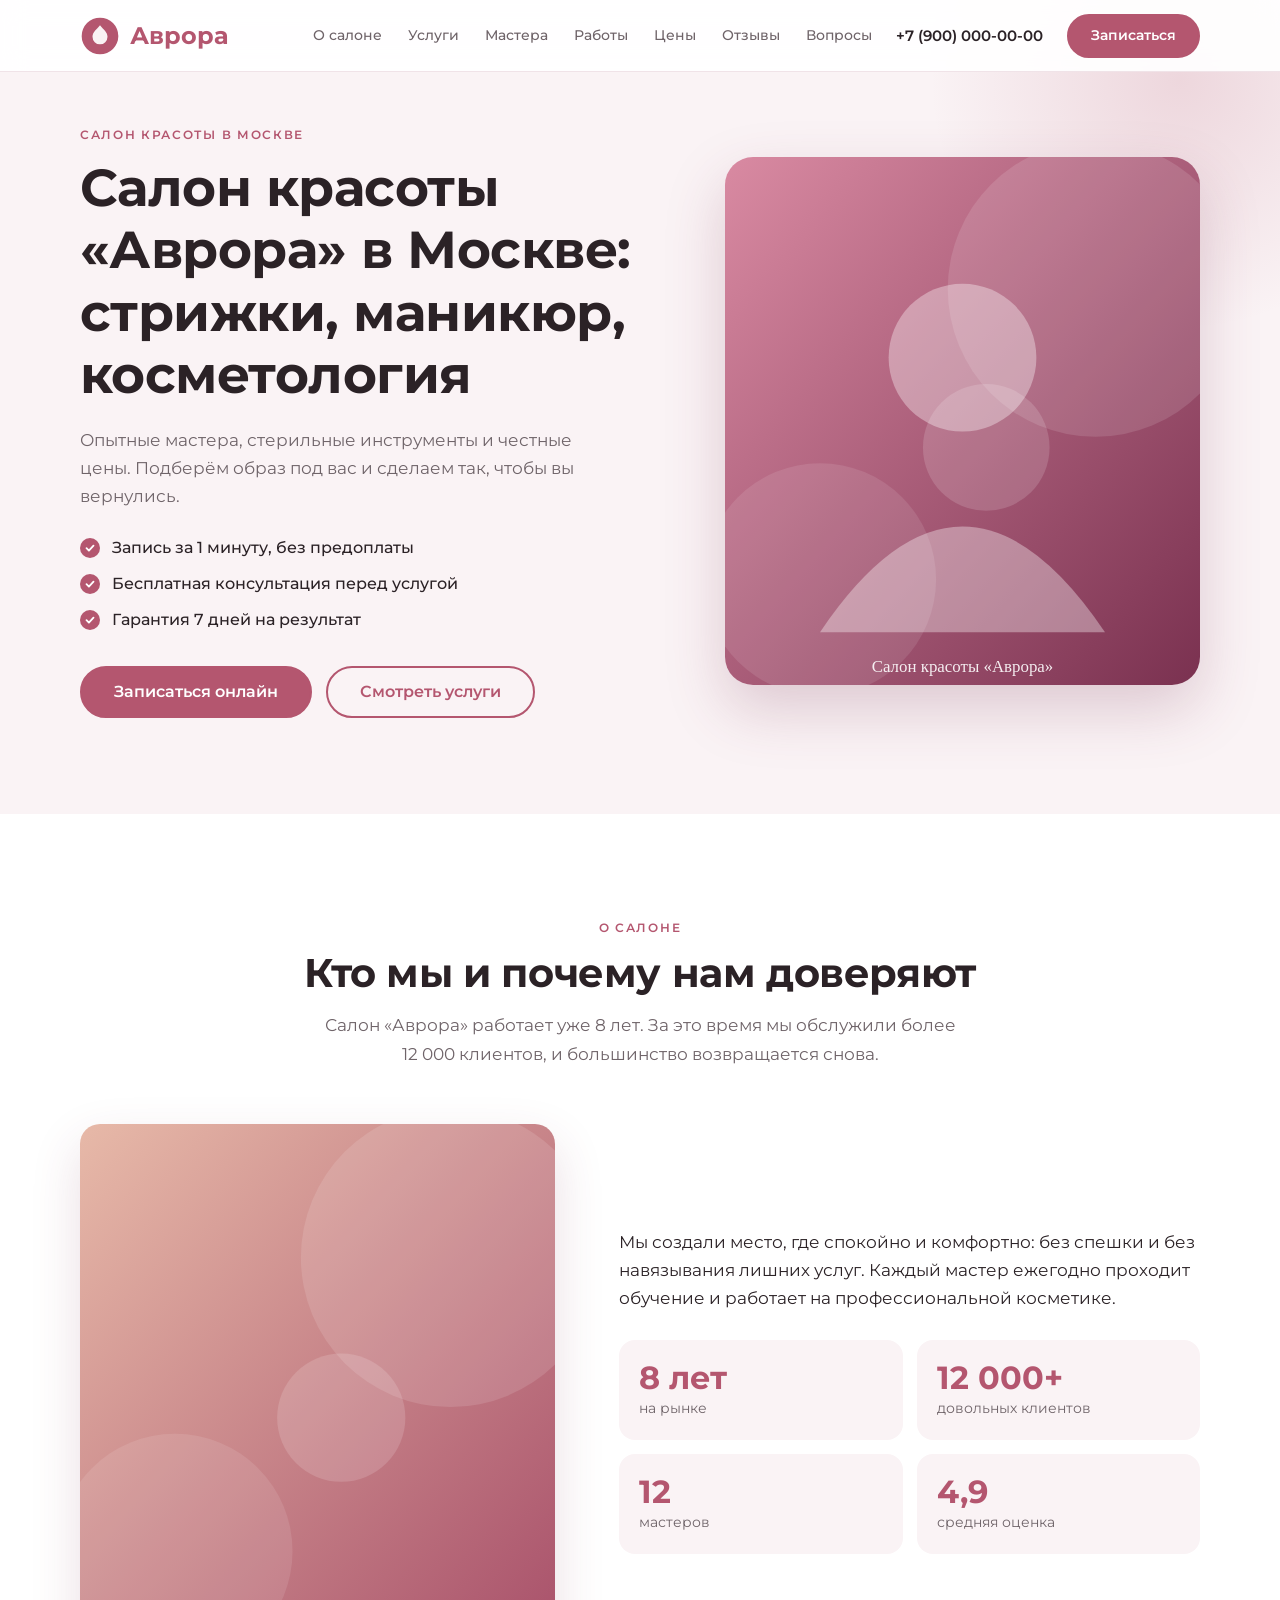
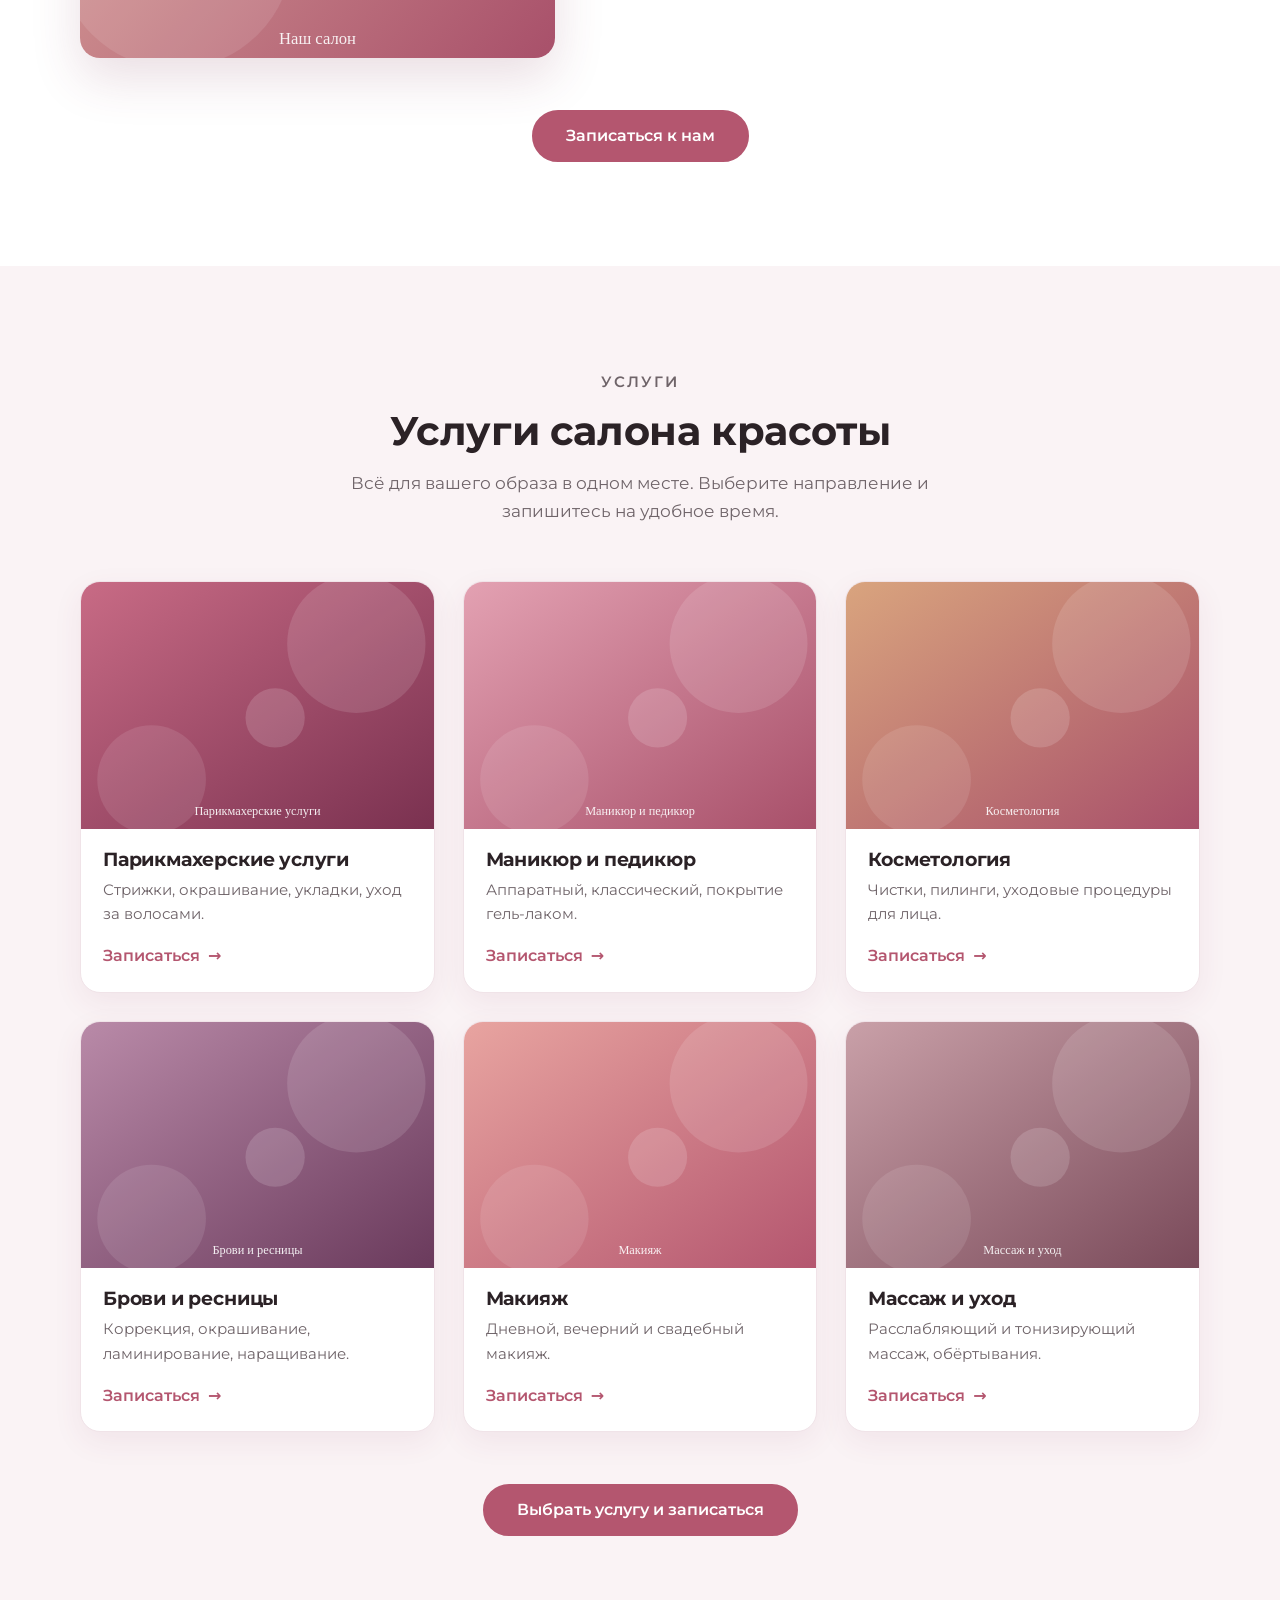
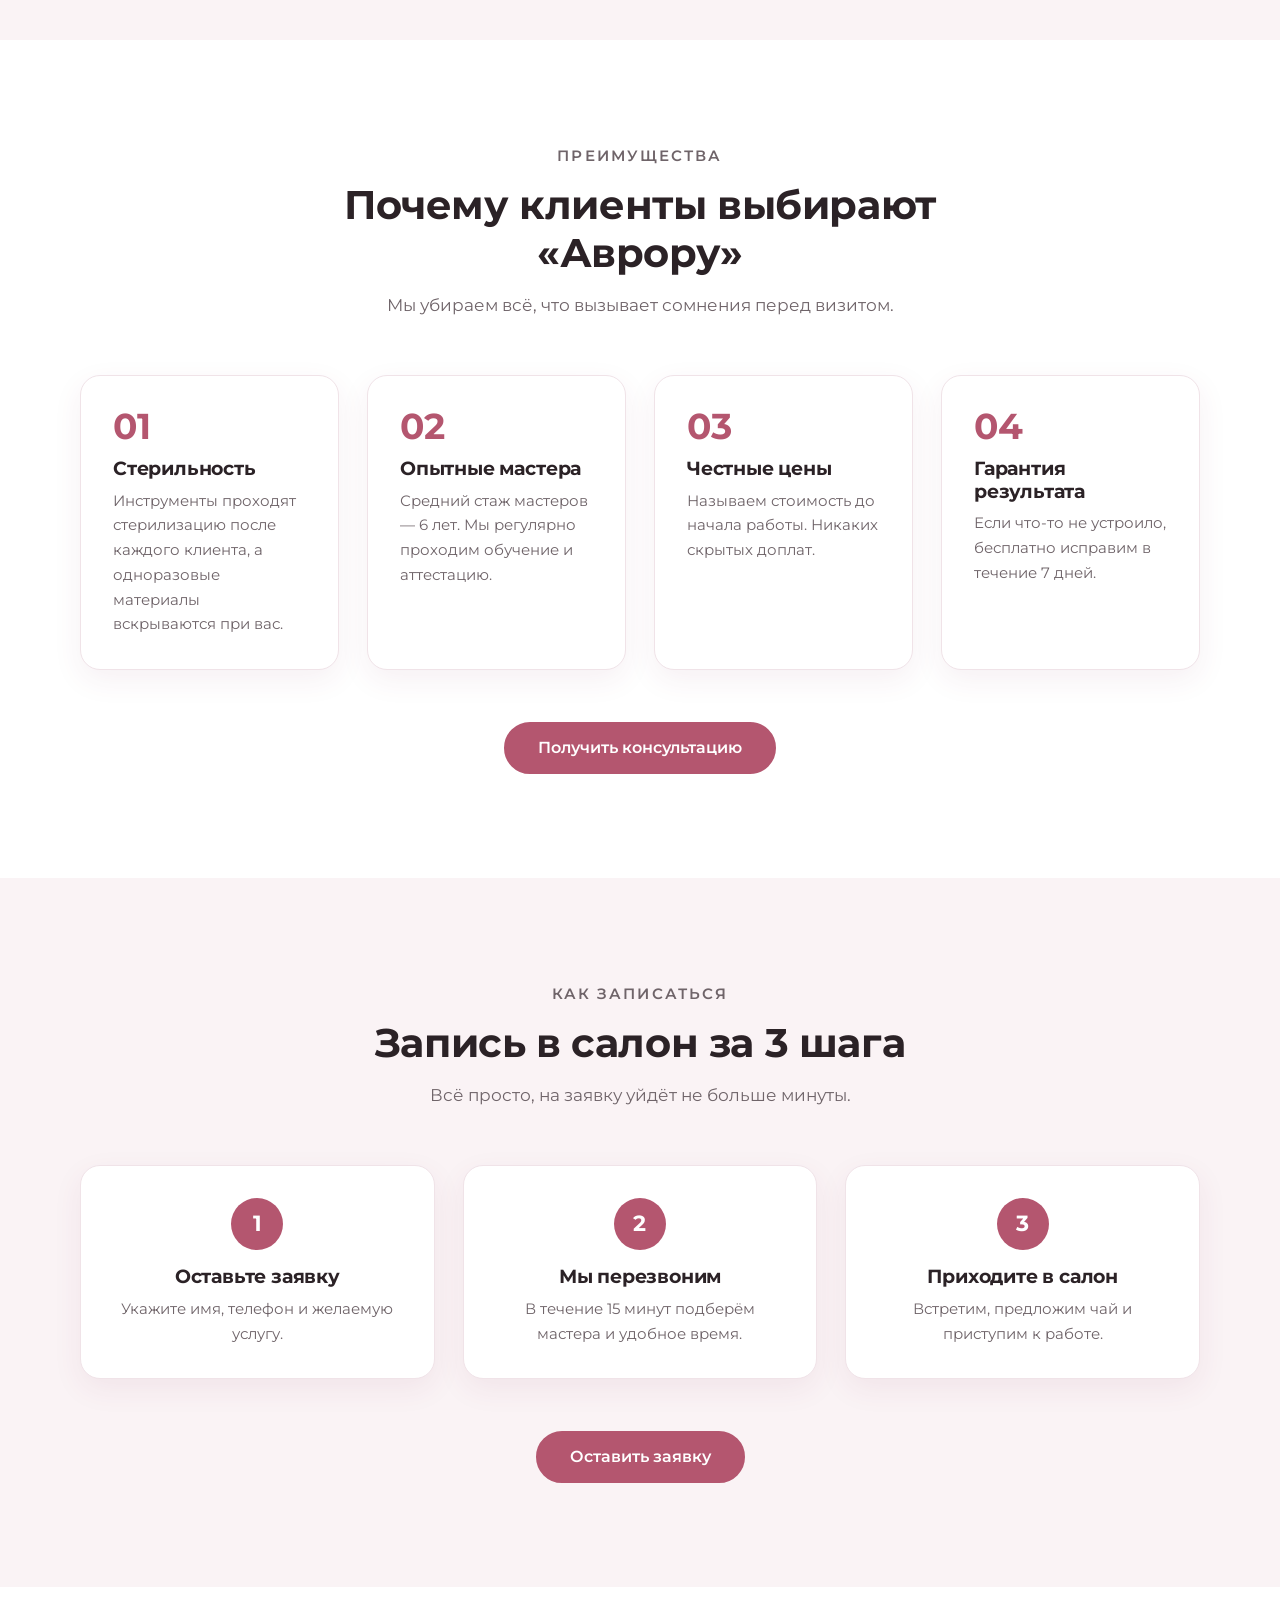
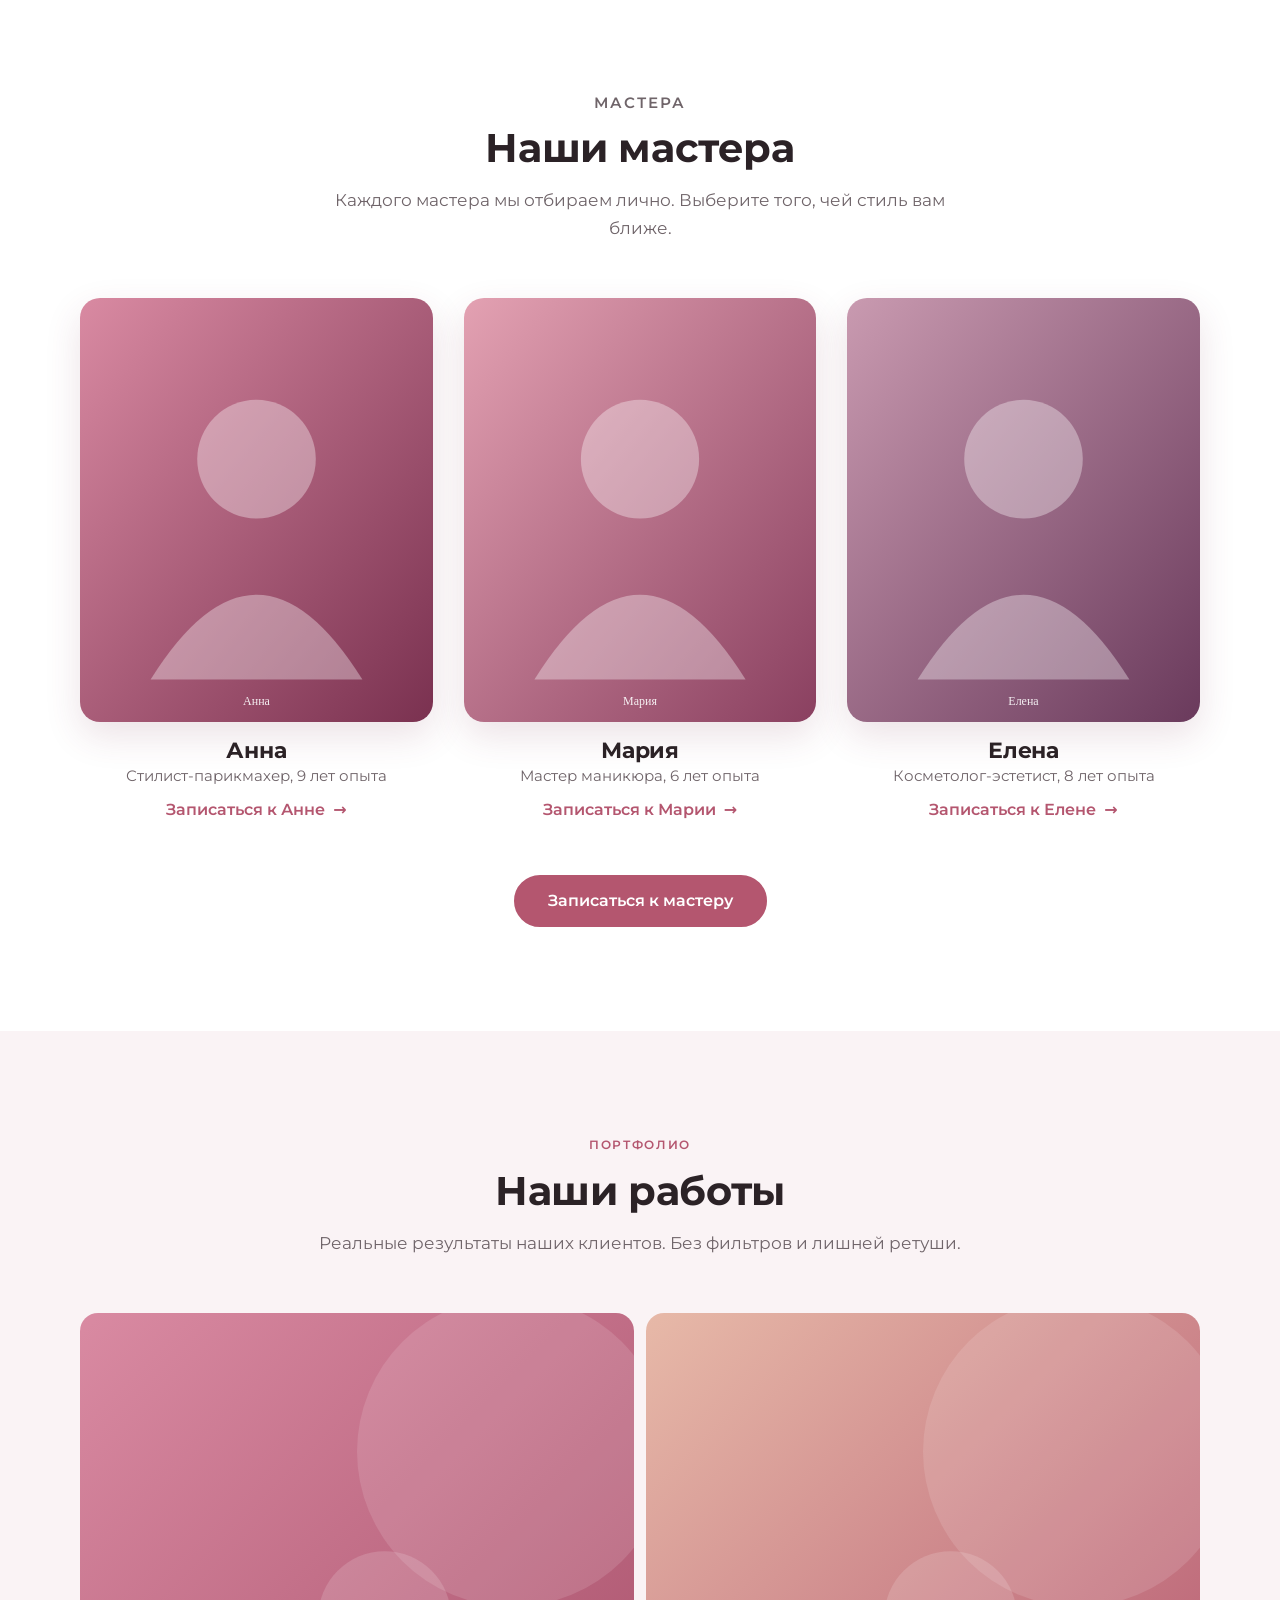
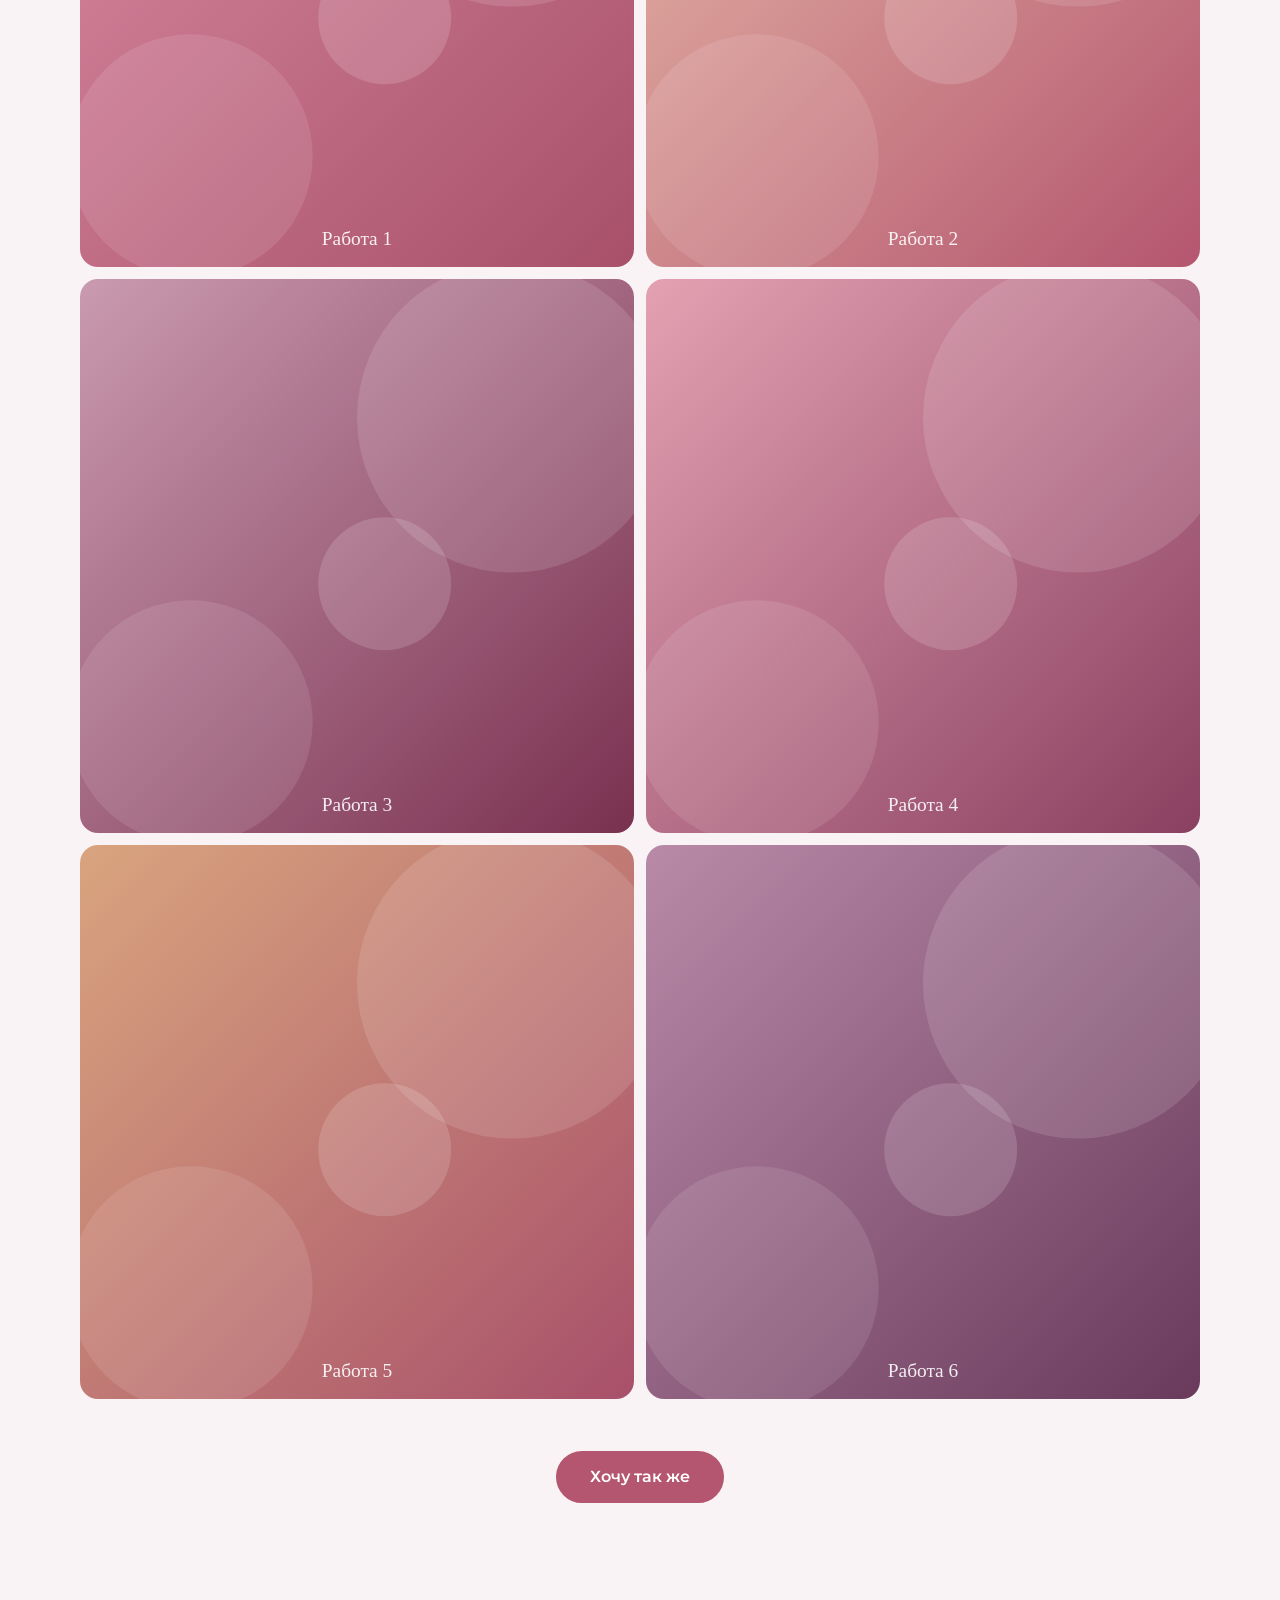
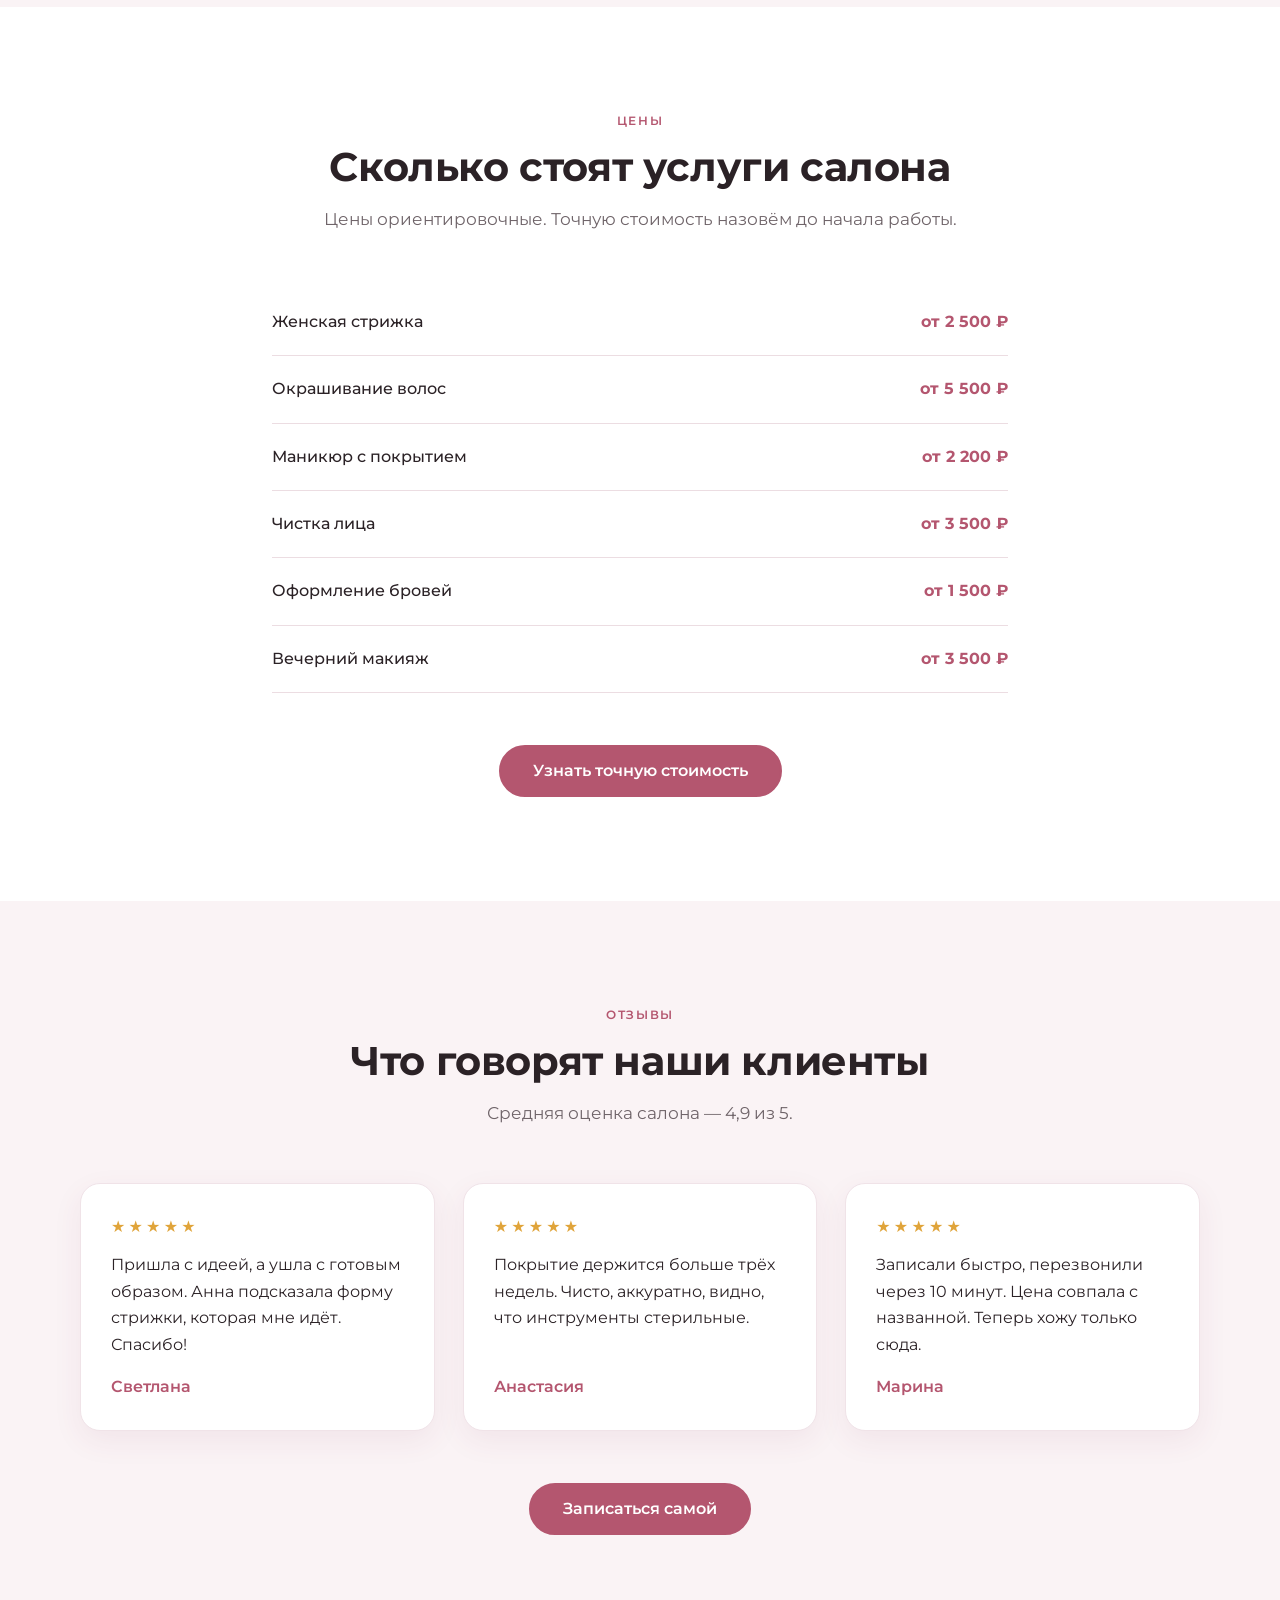
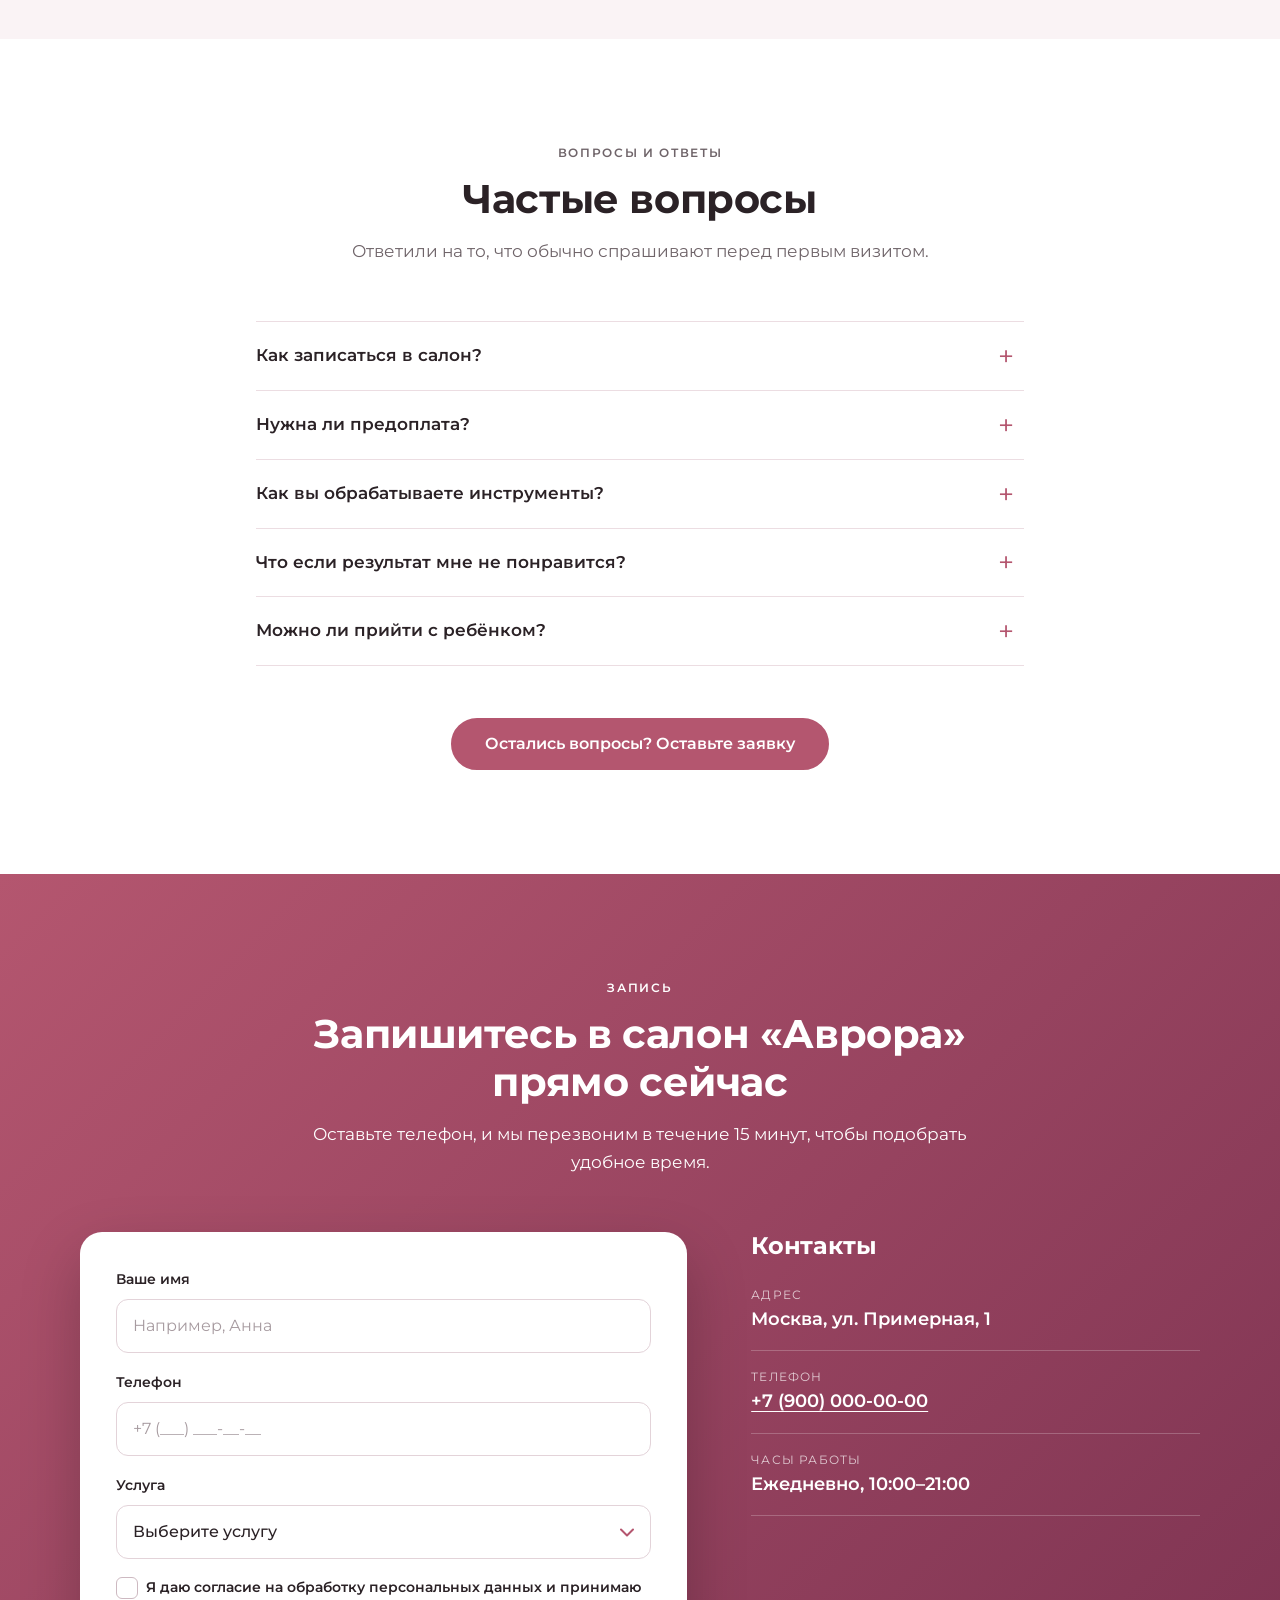
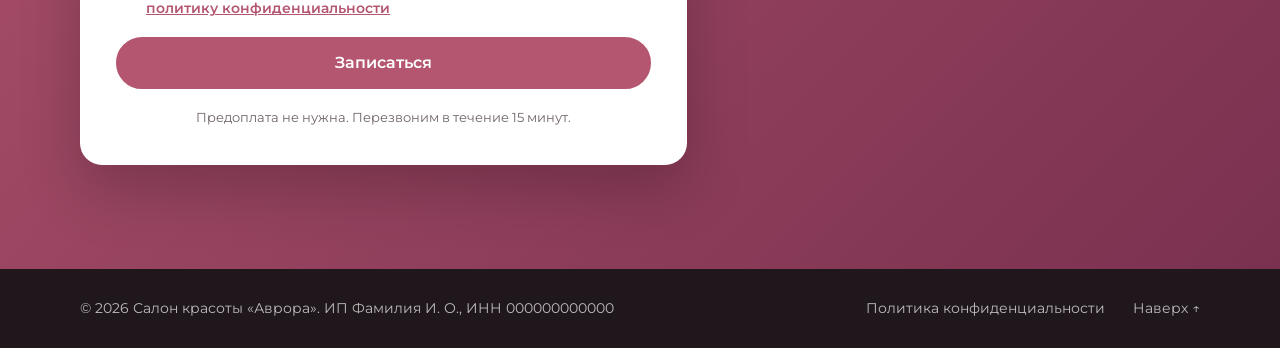
<file: index.html>
<!DOCTYPE html>
<html lang="ru">
<head>
  <meta charset="UTF-8">
  <meta name="viewport" content="width=device-width, initial-scale=1, viewport-fit=cover">
  <title>Салон красоты «Аврора» в Москве — стрижки, маникюр, косметология</title>
  <meta name="description" content="Салон красоты «Аврора» в Москве: парикмахеры, маникюр, косметология, брови и ресницы, макияж. Опытные мастера, стерильные инструменты, честные цены. Запись онлайн за 1 минуту.">
  <meta name="robots" content="index, follow">
  <meta name="theme-color" content="#b4566f">
  <link rel="canonical" href="https://example.ru/">

  <meta property="og:type" content="website">
  <meta property="og:locale" content="ru_RU">
  <meta property="og:site_name" content="Салон красоты «Аврора»">
  <meta property="og:title" content="Салон красоты «Аврора» в Москве — запись онлайн">
  <meta property="og:description" content="Стрижки, окрашивание, маникюр, косметология. Запишитесь за 1 минуту, предоплата не нужна.">
  <meta property="og:url" content="https://example.ru/">
  <meta property="og:image" content="https://example.ru/images/hero.svg">

  <link rel="icon" href="images/favicon.svg" type="image/svg+xml">
  <link rel="stylesheet" href="css/style.css">
  <script>document.documentElement.className += " js";</script>

  <script type="application/ld+json">
  {
    "@context": "https://schema.org",
    "@type": "BeautySalon",
    "name": "Салон красоты «Аврора»",
    "image": "https://example.ru/images/hero.svg",
    "url": "https://example.ru/",
    "telephone": "+7-900-000-00-00",
    "priceRange": "₽₽",
    "address": {
      "@type": "PostalAddress",
      "streetAddress": "ул. Примерная, 1",
      "addressLocality": "Москва",
      "addressCountry": "RU"
    },
    "openingHoursSpecification": {
      "@type": "OpeningHoursSpecification",
      "dayOfWeek": ["Monday", "Tuesday", "Wednesday", "Thursday", "Friday", "Saturday", "Sunday"],
      "opens": "10:00",
      "closes": "21:00"
    }
  }
  </script>
  <script type="application/ld+json">
  {
    "@context": "https://schema.org",
    "@type": "FAQPage",
    "mainEntity": [
      {"@type": "Question", "name": "Как записаться в салон?", "acceptedAnswer": {"@type": "Answer", "text": "Оставьте заявку в форме на сайте или позвоните нам. Мы перезвоним в течение 15 минут и подберём удобное время."}},
      {"@type": "Question", "name": "Нужна ли предоплата?", "acceptedAnswer": {"@type": "Answer", "text": "Нет, предоплата не нужна. Оплата происходит после услуги."}},
      {"@type": "Question", "name": "Как вы обрабатываете инструменты?", "acceptedAnswer": {"@type": "Answer", "text": "Все инструменты проходят дезинфекцию и стерилизацию после каждого клиента. Вы можете увидеть это своими глазами."}},
      {"@type": "Question", "name": "Что если результат мне не понравится?", "acceptedAnswer": {"@type": "Answer", "text": "Мы бесплатно исправим работу в течение 7 дней после визита."}},
      {"@type": "Question", "name": "Можно ли прийти с ребёнком?", "acceptedAnswer": {"@type": "Answer", "text": "Да, в салоне есть детская зона, пока вы на процедуре."}}
    ]
  }
  </script>
</head>
<body>

  <header class="header">
    <div class="container">
      <a class="logo" href="#hero" aria-label="Аврора — на главную">
        <img src="images/logo.svg" alt="" width="40" height="40">
        <span>Аврора</span>
      </a>
      <nav id="menu" aria-label="Главное меню">
        <ul>
          <li><a href="#about">О салоне</a></li>
          <li><a href="#services">Услуги</a></li>
          <li><a href="#masters">Мастера</a></li>
          <li><a href="#works">Работы</a></li>
          <li><a href="#prices">Цены</a></li>
          <li><a href="#reviews">Отзывы</a></li>
          <li><a href="#faq">Вопросы</a></li>
        </ul>
      </nav>
      <a class="phone" href="tel:+79000000000">+7 (900) 000-00-00</a>
      <a class="btn" href="#booking">Записаться</a>
      <button class="burger" type="button" aria-label="Открыть меню" aria-expanded="false" aria-controls="menu"><span></span></button>
    </div>
  </header>

  <main id="main">

    <!--  1. Главный экран -->
    <section class="hero" id="hero">
      <div class="container">
        <div>
          <p class="label">Салон красоты в Москве</p>
          <h1>Салон красоты «Аврора» в Москве: стрижки, маникюр, косметология</h1>
          <p>Опытные мастера, стерильные инструменты и честные цены. Подберём образ под вас и сделаем так, чтобы вы вернулись.</p>
          <ul>
            <li>Запись за 1 минуту, без предоплаты</li>
            <li>Бесплатная консультация перед услугой</li>
            <li>Гарантия 7 дней на результат</li>
          </ul>
          <div class="actions">
            <a class="btn" href="#booking">Записаться онлайн</a>
            <a class="btn btn-outline" href="#services">Смотреть услуги</a>
          </div>
        </div>
        <img src="images/hero.svg" alt="Интерьер салона красоты «Аврора»" width="900" height="1000" fetchpriority="high">
      </div>
    </section>

    <!-- 2. О салоне -->
    <section class="about" id="about">
      <div class="container">
        <div class="glob-title">
          <p class="label">О салоне</p>
          <h2>Кто мы и почему нам доверяют</h2>
          <p>Салон «Аврора» работает уже 8 лет. За это время мы обслужили более 12&nbsp;000 клиентов, и большинство возвращается снова.</p>
        </div>
        <div class="split">
          <img src="images/about.svg" alt="Мастера салона красоты «Аврора» за работой" width="800" height="900" loading="lazy">
          <div>
            <p>Мы создали место, где спокойно и комфортно: без спешки и без навязывания лишних услуг. Каждый мастер ежегодно проходит обучение и работает на профессиональной косметике.</p>
            <dl>
              <div><dt>на рынке</dt><dd>8 лет</dd></div>
              <div><dt>довольных клиентов</dt><dd>12&nbsp;000+</dd></div>
              <div><dt>мастеров</dt><dd>12</dd></div>
              <div><dt>средняя оценка</dt><dd>4,9</dd></div>
            </dl>
          </div>
        </div>
        <div class="cta"><a class="btn" href="#booking">Записаться к нам</a></div>
      </div>
    </section>

    <!-- 3. Услуги -->
    <section class="services" id="services">
      <div class="container">
        <div class="glob-title">
          <p class="label">Услуги</p>
          <h2>Услуги салона красоты</h2>
          <p>Всё для вашего образа в одном месте. Выберите направление и запишитесь на удобное время.</p>
        </div>
        <ul>
          <li>
            <img src="images/service-hair.svg" alt="Парикмахерские услуги в салоне «Аврора»" width="600" height="420" loading="lazy">
            <h3>Парикмахерские услуги</h3>
            <p>Стрижки, окрашивание, укладки, уход за волосами.</p>
            <a href="#booking" data-service="Парикмахерские услуги">Записаться</a>
          </li>
          <li>
            <img src="images/service-nails.svg" alt="Маникюр и педикюр в салоне «Аврора»" width="600" height="420" loading="lazy">
            <h3>Маникюр и педикюр</h3>
            <p>Аппаратный, классический, покрытие гель-лаком.</p>
            <a href="#booking" data-service="Маникюр и педикюр">Записаться</a>
          </li>
          <li>
            <img src="images/service-face.svg" alt="Косметология и уход за лицом" width="600" height="420" loading="lazy">
            <h3>Косметология</h3>
            <p>Чистки, пилинги, уходовые процедуры для лица.</p>
            <a href="#booking" data-service="Косметология">Записаться</a>
          </li>
          <li>
            <img src="images/service-brows.svg" alt="Оформление бровей и ресниц" width="600" height="420" loading="lazy">
            <h3>Брови и ресницы</h3>
            <p>Коррекция, окрашивание, ламинирование, наращивание.</p>
            <a href="#booking" data-service="Брови и ресницы">Записаться</a>
          </li>
          <li>
            <img src="images/service-makeup.svg" alt="Профессиональный макияж" width="600" height="420" loading="lazy">
            <h3>Макияж</h3>
            <p>Дневной, вечерний и свадебный макияж.</p>
            <a href="#booking" data-service="Макияж">Записаться</a>
          </li>
          <li>
            <img src="images/service-body.svg" alt="Массаж и уход за телом" width="600" height="420" loading="lazy">
            <h3>Массаж и уход</h3>
            <p>Расслабляющий и тонизирующий массаж, обёртывания.</p>
            <a href="#booking" data-service="Массаж и уход">Записаться</a>
          </li>
        </ul>
        <div class="cta"><a class="btn" href="#booking">Выбрать услугу и записаться</a></div>
      </div>
    </section>

    <!-- 4. Преимущества -->
    <section class="advantages" id="advantages">
      <div class="container">
        <div class="glob-title">
          <p class="label">Преимущества</p>
          <h2>Почему клиенты выбирают «Аврору»</h2>
          <p>Мы убираем всё, что вызывает сомнения перед визитом.</p>
        </div>
        <ol>
          <li>
            <h3>Стерильность</h3>
            <p>Инструменты проходят стерилизацию после каждого клиента, а одноразовые материалы вскрываются при вас.</p>
          </li>
          <li>
            <h3>Опытные мастера</h3>
            <p>Средний стаж мастеров — 6 лет. Мы регулярно проходим обучение и аттестацию.</p>
          </li>
          <li>
            <h3>Честные цены</h3>
            <p>Называем стоимость до начала работы. Никаких скрытых доплат.</p>
          </li>
          <li>
            <h3>Гарантия результата</h3>
            <p>Если что-то не устроило, бесплатно исправим в течение 7 дней.</p>
          </li>
        </ol>
        <div class="cta"><a class="btn" href="#booking">Получить консультацию</a></div>
      </div>
    </section>

    <!-- 5. Как записаться -->
    <section class="process" id="process">
      <div class="container">
        <div class="glob-title">
          <p class="label">Как записаться</p>
          <h2>Запись в салон за 3 шага</h2>
          <p>Всё просто, на заявку уйдёт не больше минуты.</p>
        </div>
        <ol>
          <li>
            <h3>Оставьте заявку</h3>
            <p>Укажите имя, телефон и желаемую услугу.</p>
          </li>
          <li>
            <h3>Мы перезвоним</h3>
            <p>В течение 15 минут подберём мастера и удобное время.</p>
          </li>
          <li>
            <h3>Приходите в салон</h3>
            <p>Встретим, предложим чай и приступим к работе.</p>
          </li>
        </ol>
        <div class="cta"><a class="btn" href="#booking">Оставить заявку</a></div>
      </div>
    </section>

    <!-- 6. Мастера -->
    <section class="masters" id="masters">
      <div class="container">
        <div class="glob-title">
          <p class="label">Мастера</p>
          <h2>Наши мастера</h2>
          <p>Каждого мастера мы отбираем лично. Выберите того, чей стиль вам ближе.</p>
        </div>
        <ul>
          <li>
            <img src="images/master-anna.svg" alt="Анна — стилист-парикмахер салона «Аврора»" width="500" height="600" loading="lazy">
            <h3>Анна</h3>
            <p>Стилист-парикмахер, 9 лет опыта</p>
            <a href="#booking" data-service="Парикмахерские услуги">Записаться к Анне</a>
          </li>
          <li>
            <img src="images/master-maria.svg" alt="Мария — мастер маникюра салона «Аврора»" width="500" height="600" loading="lazy">
            <h3>Мария</h3>
            <p>Мастер маникюра, 6 лет опыта</p>
            <a href="#booking" data-service="Маникюр и педикюр">Записаться к Марии</a>
          </li>
          <li>
            <img src="images/master-elena.svg" alt="Елена — косметолог салона «Аврора»" width="500" height="600" loading="lazy">
            <h3>Елена</h3>
            <p>Косметолог-эстетист, 8 лет опыта</p>
            <a href="#booking" data-service="Косметология">Записаться к Елене</a>
          </li>
        </ul>
        <div class="cta"><a class="btn" href="#booking">Записаться к мастеру</a></div>
      </div>
    </section>

    <!-- 7. Работы -->
    <section class="works" id="works">
      <div class="container">
        <div class="glob-title">
          <p class="label">Портфолио</p>
          <h2>Наши работы</h2>
          <p>Реальные результаты наших клиентов. Без фильтров и лишней ретуши.</p>
        </div>
        <ul>
          <li><img src="images/work-1.svg" alt="Работа мастера салона «Аврора» № 1" width="600" height="600" loading="lazy"></li>
          <li><img src="images/work-2.svg" alt="Работа мастера салона «Аврора» № 2" width="600" height="600" loading="lazy"></li>
          <li><img src="images/work-3.svg" alt="Работа мастера салона «Аврора» № 3" width="600" height="600" loading="lazy"></li>
          <li><img src="images/work-4.svg" alt="Работа мастера салона «Аврора» № 4" width="600" height="600" loading="lazy"></li>
          <li><img src="images/work-5.svg" alt="Работа мастера салона «Аврора» № 5" width="600" height="600" loading="lazy"></li>
          <li><img src="images/work-6.svg" alt="Работа мастера салона «Аврора» № 6" width="600" height="600" loading="lazy"></li>
        </ul>
        <div class="cta"><a class="btn" href="#booking">Хочу так же</a></div>
      </div>
    </section>

    <!-- 8. Цены -->
    <section class="prices" id="prices">
      <div class="container">
        <div class="glob-title">
          <p class="label">Цены</p>
          <h2>Сколько стоят услуги салона</h2>
          <p>Цены ориентировочные. Точную стоимость назовём до начала работы.</p>
        </div>
        <dl>
          <div><dt>Женская стрижка</dt><dd>от 2&nbsp;500&nbsp;₽</dd></div>
          <div><dt>Окрашивание волос</dt><dd>от 5&nbsp;500&nbsp;₽</dd></div>
          <div><dt>Маникюр с покрытием</dt><dd>от 2&nbsp;200&nbsp;₽</dd></div>
          <div><dt>Чистка лица</dt><dd>от 3&nbsp;500&nbsp;₽</dd></div>
          <div><dt>Оформление бровей</dt><dd>от 1&nbsp;500&nbsp;₽</dd></div>
          <div><dt>Вечерний макияж</dt><dd>от 3&nbsp;500&nbsp;₽</dd></div>
        </dl>
        <div class="cta"><a class="btn" href="#booking">Узнать точную стоимость</a></div>
      </div>
    </section>

    <!-- 9. Отзывы -->
    <section class="reviews" id="reviews">
      <div class="container">
        <div class="glob-title">
          <p class="label">Отзывы</p>
          <h2>Что говорят наши клиенты</h2>
          <p>Средняя оценка салона — 4,9 из 5.</p>
        </div>
        <ul>
          <li>
            <figure>
              <blockquote><p>Пришла с идеей, а ушла с готовым образом. Анна подсказала форму стрижки, которая мне идёт. Спасибо!</p></blockquote>
              <figcaption>Светлана</figcaption>
            </figure>
          </li>
          <li>
            <figure>
              <blockquote><p>Покрытие держится больше трёх недель. Чисто, аккуратно, видно, что инструменты стерильные.</p></blockquote>
              <figcaption>Анастасия</figcaption>
            </figure>
          </li>
          <li>
            <figure>
              <blockquote><p>Записали быстро, перезвонили через 10 минут. Цена совпала с названной. Теперь хожу только сюда.</p></blockquote>
              <figcaption>Марина</figcaption>
            </figure>
          </li>
        </ul>
        <div class="cta"><a class="btn" href="#booking">Записаться самой</a></div>
      </div>
    </section>

    <!-- 10. Вопросы и ответы -->
    <section class="faq" id="faq">
      <div class="container">
        <div class="glob-title">
          <p class="label">Вопросы и ответы</p>
          <h2>Частые вопросы</h2>
          <p>Ответили на то, что обычно спрашивают перед первым визитом.</p>
        </div>
        <details>
          <summary>Как записаться в салон?</summary>
          <p>Оставьте заявку в форме на сайте или позвоните нам. Мы перезвоним в течение 15 минут и подберём удобное время.</p>
        </details>
        <details>
          <summary>Нужна ли предоплата?</summary>
          <p>Нет, предоплата не нужна. Оплата происходит после услуги.</p>
        </details>
        <details>
          <summary>Как вы обрабатываете инструменты?</summary>
          <p>Все инструменты проходят дезинфекцию и стерилизацию после каждого клиента. Вы можете увидеть это своими глазами.</p>
        </details>
        <details>
          <summary>Что если результат мне не понравится?</summary>
          <p>Мы бесплатно исправим работу в течение 7 дней после визита.</p>
        </details>
        <details>
          <summary>Можно ли прийти с ребёнком?</summary>
          <p>Да, в салоне есть детская зона, пока вы на процедуре.</p>
        </details>
        <div class="cta"><a class="btn" href="#booking">Остались вопросы? Оставьте заявку</a></div>
      </div>
    </section>

    <!-- 11. Заявка и контакты -->
    <section class="booking" id="booking">
      <div class="container">
        <div class="glob-title">
          <p class="label">Запись</p>
          <h2>Запишитесь в салон «Аврора» прямо сейчас</h2>
          <p>Оставьте телефон, и мы перезвоним в течение 15 минут, чтобы подобрать удобное время.</p>
        </div>
        <div class="split">
          <form action="#" method="post" novalidate>
            <label>Ваше имя
              <input type="text" name="name" placeholder="Например, Анна" autocomplete="name" autocapitalize="words" maxlength="40" required>
              <small></small>
            </label>
            <label>Телефон
              <input type="tel" name="phone" inputmode="tel" placeholder="+7 (___) ___-__-__" autocomplete="tel" required>
              <small></small>
            </label>
            <label>Услуга
              <select name="service">
                <option value="">Выберите услугу</option>
                <option>Парикмахерские услуги</option>
                <option>Маникюр и педикюр</option>
                <option>Косметология</option>
                <option>Брови и ресницы</option>
                <option>Макияж</option>
                <option>Массаж и уход</option>
              </select>
            </label>
            <label class="consent">
              <input type="checkbox" name="consent" required>
              <span>Я даю согласие на обработку персональных данных и принимаю <a href="privacy.html" target="_blank" rel="noopener">политику конфиденциальности</a></span>
              <small></small>
            </label>
            <button class="btn" type="submit">Записаться</button>
            <small>Предоплата не нужна. Перезвоним в течение 15 минут.</small>
            <p role="status" aria-live="polite"></p>
          </form>

          <address>
            <h3>Контакты</h3>
            <dl>
              <div><dt>Адрес</dt><dd>Москва, ул. Примерная, 1</dd></div>
              <div><dt>Телефон</dt><dd><a href="tel:+79000000000">+7 (900) 000-00-00</a></dd></div>
              <div><dt>Часы работы</dt><dd>Ежедневно, 10:00–21:00</dd></div>
            </dl>
          </address>
        </div>
      </div>
    </section>

  </main>

  <footer class="footer" id="footer">
    <div class="container">
      <p>© 2026 Салон красоты «Аврора». ИП Фамилия И.&nbsp;О., ИНН 000000000000</p>
      <a href="privacy.html">Политика конфиденциальности</a>
      <a href="#hero">Наверх ↑</a>
    </div>
  </footer>

  <div class="mobile-bar">
    <a class="btn btn-outline" href="tel:+79000000000">Позвонить</a>
    <a class="btn" href="#booking">Записаться</a>
  </div>

  <script src="js/main.js" defer></script>
</body>
</html>
</file>
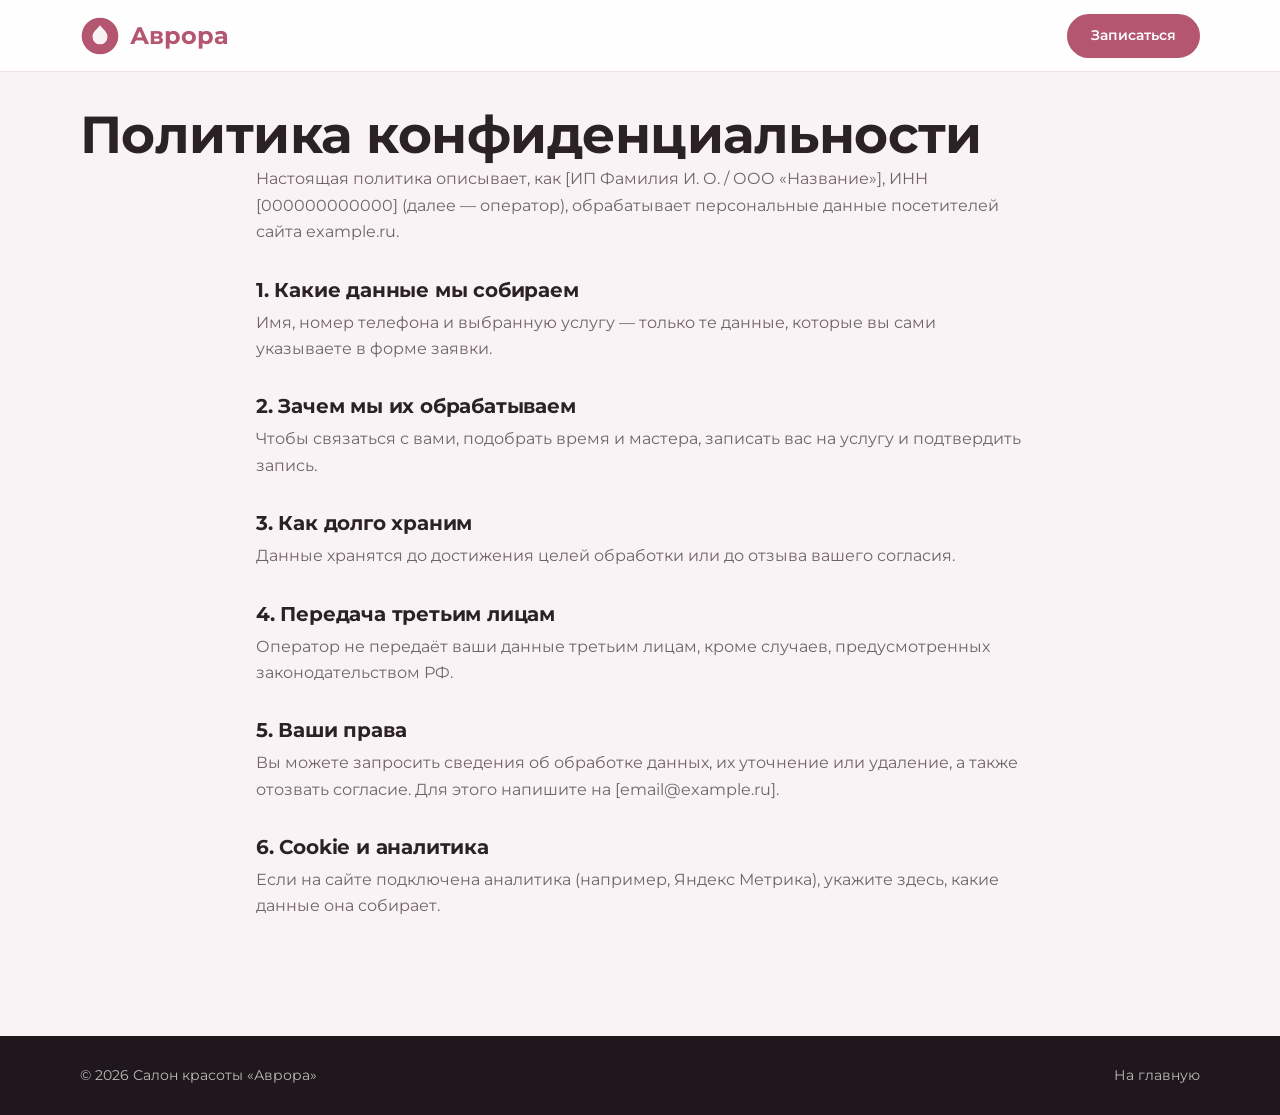
<file: privacy.html>
<!DOCTYPE html>
<html lang="ru">
<head>
  <meta charset="UTF-8">
  <meta name="viewport" content="width=device-width, initial-scale=1, viewport-fit=cover">
  <title>Политика конфиденциальности — салон красоты «Аврора»</title>
  <meta name="robots" content="noindex, follow">
  <link rel="icon" href="images/favicon.svg" type="image/svg+xml">
  <link rel="stylesheet" href="css/style.css">
</head>
<body>

  <header class="header">
    <div class="container">
      <a class="logo" href="index.html" aria-label="Аврора — на главную">
        <img src="images/logo.svg" alt="" width="40" height="40">
        <span>Аврора</span>
      </a>
      <a class="btn" href="index.html#booking">Записаться</a>
    </div>
  </header>

  <!--
    ШАБЛОН. Заполните данные оператора и покажите текст юристу:
    политика должна соответствовать вашей реальной обработке данных (152-ФЗ).
  -->
  <main>
    <section>
      <div class="container">
        <header>
          <h1>Политика конфиденциальности</h1>
        </header>
        <article>
          <p>Настоящая политика описывает, как [ИП Фамилия И. О. / ООО «Название»], ИНН [000000000000] (далее — оператор), обрабатывает персональные данные посетителей сайта example.ru.</p>

          <h2>1. Какие данные мы собираем</h2>
          <p>Имя, номер телефона и выбранную услугу — только те данные, которые вы сами указываете в форме заявки.</p>

          <h2>2. Зачем мы их обрабатываем</h2>
          <p>Чтобы связаться с вами, подобрать время и мастера, записать вас на услугу и подтвердить запись.</p>

          <h2>3. Как долго храним</h2>
          <p>Данные хранятся до достижения целей обработки или до отзыва вашего согласия.</p>

          <h2>4. Передача третьим лицам</h2>
          <p>Оператор не передаёт ваши данные третьим лицам, кроме случаев, предусмотренных законодательством РФ.</p>

          <h2>5. Ваши права</h2>
          <p>Вы можете запросить сведения об обработке данных, их уточнение или удаление, а также отозвать согласие. Для этого напишите на [email@example.ru].</p>

          <h2>6. Cookie и аналитика</h2>
          <p>Если на сайте подключена аналитика (например, Яндекс Метрика), укажите здесь, какие данные она собирает.</p>
        </article>
      </div>
    </section>
  </main>

  <footer class="footer">
    <div class="container">
      <p>© 2026 Салон красоты «Аврора»</p>
      <a href="index.html">На главную</a>
    </div>
  </footer>

</body>
</html>
</file>
<file: css/style.css>
/* ==========================================================
   ШРИФТ — Montserrat (variable), подключён локально из /fonts
   ========================================================== */
@font-face {
  font-family: "Montserrat";
  font-style: normal;
  font-weight: 100 900;
  font-display: swap;
  src: url("../fonts/montserrat-cyrillic.woff2") format("woff2");
  unicode-range: U+0301, U+0400-045F, U+0490-0491, U+04B0-04B1, U+2116;
}
@font-face {
  font-family: "Montserrat";
  font-style: normal;
  font-weight: 100 900;
  font-display: swap;
  src: url("../fonts/montserrat-latin-ext.woff2") format("woff2");
  unicode-range: U+0100-02BA, U+02BD-02C5, U+02C7-02CC, U+02CE-02D7, U+02DD-02FF, U+0304, U+0308, U+0329, U+1D00-1DBF, U+1E00-1E9F, U+1EF2-1EFF, U+2020, U+20A0-20AB, U+20AD-20C0, U+2113, U+2C60-2C7F, U+A720-A7FF;
}
@font-face {
  font-family: "Montserrat";
  font-style: normal;
  font-weight: 100 900;
  font-display: swap;
  src: url("../fonts/montserrat-latin.woff2") format("woff2");
  unicode-range: U+0000-00FF, U+0131, U+0152-0153, U+02BB-02BC, U+02C6, U+02DA, U+02DC, U+0304, U+0308, U+0329, U+2000-206F, U+20AC, U+2122, U+2191, U+2193, U+2212, U+2215, U+FEFF, U+FFFD;
}

/* ==========================================================
   ГЛОБАЛЬНЫЕ СТИЛИ — один шрифт на весь сайт
   ========================================================== */
*,
*::before,
*::after {
  box-sizing: border-box;
}

html {
  scroll-behavior: smooth;
  scroll-padding-top: 72px;
  -webkit-text-size-adjust: 100%;
  text-size-adjust: 100%;
}

html.menu-open,
html.menu-open body {
  overflow: hidden;
}

body {
  margin: 0;
  font-family: "Montserrat", system-ui, -apple-system, "Segoe UI", Roboto, Arial, sans-serif;
  font-size: 16px;
  line-height: 1.65;
  color: #2b2226;
  background: #fff;
  overflow-x: clip;
  -webkit-font-smoothing: antialiased;
  -webkit-tap-highlight-color: transparent;
}

h1, h2, h3, p, ul, ol, dl, dd, figure, blockquote {
  margin: 0;
}

ul, ol {
  padding: 0;
  list-style: none;
}

img {
  display: block;
  max-width: 100%;
  height: auto;
}

a {
  color: inherit;
  text-decoration: none;
}

button, input, select {
  font: inherit;
  color: inherit;
}

address {
  font-style: normal;
}

h1, h2, h3 {
  font-weight: 700;
  line-height: 1.2;
  letter-spacing: -0.01em;
  overflow-wrap: break-word;
}

h1 { font-size: clamp(1.75rem, 5vw + 0.5rem, 3.25rem); }
h2 { font-size: clamp(1.5rem, 3.4vw + 0.7rem, 2.5rem); }
h3 { font-size: 1.1875rem; }

a:focus-visible,
button:focus-visible,
summary:focus-visible,
select:focus-visible {
  outline: 3px solid #b4566f;
  outline-offset: 3px;
}

/* Общие компоненты: контейнер, кнопка, метка, блок призыва */
.container {
  width: 100%;
  max-width: 1160px;
  margin: 0 auto;
  padding-inline: max(20px, env(safe-area-inset-left)) max(20px, env(safe-area-inset-right));
}

.btn {
  display: inline-flex;
  align-items: center;
  justify-content: center;
  min-height: 52px;
  padding: 14px 32px;
  border: 2px solid #b4566f;
  border-radius: 999px;
  background: #b4566f;
  color: #fff;
  font-size: 1rem;
  font-weight: 600;
  line-height: 1.25;
  text-align: center;
  cursor: pointer;
  touch-action: manipulation;
  transition: background-color 0.3s, border-color 0.3s, color 0.3s, transform 0.3s, box-shadow 0.3s;
}

.btn:active {
  transform: scale(0.97);
}

.btn:disabled {
  opacity: 0.65;
  cursor: wait;
}

.btn-outline {
  background: transparent;
  color: #b4566f;
}

.label {
  display: block;
  margin-bottom: 12px;
  font-size: 0.75rem;
  font-weight: 600;
  letter-spacing: 0.14em;
  text-transform: uppercase;
  color: #b4566f;
}

.cta {
  margin-top: clamp(32px, 5vw, 52px);
  text-align: center;
}

/* ==========================================================
   ОБЩАЯ СТРУКТУРА ВСЕХ БЛОКОВ
   section > .container > header (метка, h2, подзаголовок) + содержимое + .cta
   ========================================================== */
main > section {
  padding: clamp(56px, 9vw, 104px) 0;
}

main > section:where(:nth-child(odd)) {
  background: #faf3f5;
}

.glob-title {
  max-width: 42rem;
  margin: 0 auto clamp(32px, 5vw, 56px);
  text-align: center;
}

.glob-title h2 {
  margin-bottom: 14px;
}

.glob-title p:not(.label) {
  font-size: 1.0625rem;
  color: #6f6469;
}

/* Общий вид карточек */
.services li,
.advantages li,
.process li,
.reviews figure {
  background: #fff;
  border: 1px solid #f0e3e8;
  border-radius: 20px;
  box-shadow: 0 10px 30px rgba(122, 49, 80, 0.07);
  transition: transform 0.45s cubic-bezier(0.2, 0.7, 0.2, 1), box-shadow 0.45s;
}

.services p,
.advantages p,
.process p,
.masters p,
.faq p {
  color: #6f6469;
}

/* ==========================================================
   ШАПКА
   ========================================================== */
.header {
  position: fixed;
  top: 0;
  left: 0;
  width: 100%;
  z-index: 50;
  height: 72px;
}

.header::before {
  content: "";
  position: absolute;
  inset: 0;
  z-index: -1;
  background: rgba(255, 255, 255, 0.92);
  border-bottom: 1px solid #f0e3e8;
  -webkit-backdrop-filter: blur(12px);
  backdrop-filter: blur(12px);
  transition: box-shadow 0.4s;
}

.header.is-scrolled::before {
  box-shadow: 0 6px 24px rgba(122, 49, 80, 0.1);
}

.header .container {
  display: flex;
  align-items: center;
  gap: 24px;
  height: 100%;
}

.logo {
  display: flex;
  align-items: center;
  gap: 10px;
  margin-right: auto;
  font-size: 1.5rem;
  font-weight: 700;
  color: #b4566f;
}

.header nav ul {
  display: flex;
  gap: 26px;
}

.header nav a {
  position: relative;
  display: block;
  padding: 8px 0;
  font-size: 0.875rem;
  font-weight: 500;
  color: #6f6469;
  transition: color 0.3s;
}

.header nav a::after {
  content: "";
  position: absolute;
  left: 0;
  bottom: 2px;
  width: 100%;
  height: 2px;
  background: #b4566f;
  transform: scaleX(0);
  transform-origin: left;
  transition: transform 0.4s cubic-bezier(0.2, 0.7, 0.2, 1);
}

.header nav a:hover,
.header nav a[aria-current] {
  color: #b4566f;
}

.header nav a:hover::after,
.header nav a[aria-current]::after {
  transform: scaleX(1);
}

.phone {
  display: none;
  font-size: 0.9375rem;
  font-weight: 600;
  white-space: nowrap;
}

.header .btn {
  min-height: 44px;
  padding: 10px 22px;
  font-size: 0.875rem;
}

.burger {
  display: none;
  position: relative;
  flex: none;
  width: 44px;
  height: 44px;
  margin-right: -10px;
  padding: 0;
  border: 0;
  background: none;
  cursor: pointer;
}

.burger span,
.burger::before,
.burger::after {
  content: "";
  position: absolute;
  left: 11px;
  width: 22px;
  height: 2px;
  border-radius: 2px;
  background: #2b2226;
  transition: transform 0.4s cubic-bezier(0.2, 0.7, 0.2, 1), opacity 0.3s, top 0.4s cubic-bezier(0.2, 0.7, 0.2, 1);
}

.burger::before { top: 15px; }
.burger span { top: 21px; }
.burger::after { top: 27px; }

.header.is-open .burger::before { top: 21px; transform: rotate(45deg); }
.header.is-open .burger span { opacity: 0; }
.header.is-open .burger::after { top: 21px; transform: rotate(-45deg); }

/* ==========================================================
   1. HERO
   ========================================================== */
.hero {
  position: relative;
  overflow: hidden;
  padding: clamp(100px, 13vw, 125px) 0 clamp(56px, 8vw, 96px);
}

.hero::before {
  content: "";
  position: absolute;
  top: -180px;
  right: -160px;
  width: 520px;
  height: 520px;
  border-radius: 50%;
  background: radial-gradient(circle, rgba(180, 86, 111, 0.18), transparent 68%);
  pointer-events: none;
}

.hero .container {
  position: relative;
  display: grid;
  grid-template-columns: minmax(0, 1.1fr) minmax(0, 0.9fr);
  gap: clamp(28px, 5vw, 64px);
  align-items: center;
}

.hero h1 {
  margin-bottom: 20px;
}

.hero h1 + p {
  max-width: 34rem;
  margin-bottom: 24px;
  font-size: 1.0625rem;
  color: #6f6469;
}

.hero ul {
  display: grid;
  gap: 10px;
  margin-bottom: 32px;
}

.hero li {
  position: relative;
  padding-left: 32px;
  font-weight: 500;
}

.hero li::before {
  content: "";
  position: absolute;
  top: 0.2em;
  left: 0;
  width: 20px;
  height: 20px;
  border-radius: 50%;
  background: #b4566f url("data:image/svg+xml,%3Csvg xmlns='http://www.w3.org/2000/svg' viewBox='0 0 12 12'%3E%3Cpath d='M2.5 6.2l2.4 2.4 4.6-5' fill='none' stroke='%23fff' stroke-width='1.8' stroke-linecap='round' stroke-linejoin='round'/%3E%3C/svg%3E") center / 12px no-repeat;
}

.actions {
  display: flex;
  flex-wrap: wrap;
  gap: 14px;
}

.hero img {
  width: 100%;
  aspect-ratio: 9 / 10;
  object-fit: cover;
  border-radius: 28px;
  box-shadow: 0 24px 60px rgba(122, 49, 80, 0.22);
}

/* ==========================================================
   2. ABOUT
   ========================================================== */
.split {
  display: grid;
  grid-template-columns: minmax(0, 0.9fr) minmax(0, 1.1fr);
  gap: clamp(28px, 5vw, 64px);
  align-items: center;
}

.about img {
  width: 100%;
  aspect-ratio: 8 / 9;
  object-fit: cover;
  border-radius: 20px;
  box-shadow: 0 20px 50px rgba(122, 49, 80, 0.16);
}

.about .split p {
  margin-bottom: 28px;
  font-size: 1.0625rem;
}

.about dl {
  display: grid;
  grid-template-columns: repeat(2, minmax(0, 1fr));
  gap: 14px;
}

.about dl div {
  display: flex;
  flex-direction: column-reverse;
  padding: 20px;
  border-radius: 16px;
  background: #faf3f5;
}

.about dd {
  font-size: clamp(1.5rem, 4vw, 2rem);
  font-weight: 700;
  line-height: 1.15;
  color: #b4566f;
}

.about dt {
  font-size: 0.875rem;
  color: #6f6469;
}

/* ==========================================================
   3. SERVICES
   ========================================================== */
.services ul {
  display: grid;
  grid-template-columns: repeat(auto-fit, minmax(min(100%, 18rem), 1fr));
  gap: clamp(16px, 2.4vw, 28px);
}

.services li {
  display: flex;
  flex-direction: column;
  overflow: hidden;
}

.services img {
  width: 100%;
  aspect-ratio: 10 / 7;
  object-fit: cover;
  transition: transform 0.9s cubic-bezier(0.2, 0.7, 0.2, 1);
}

.services h3 {
  padding: 20px 22px 6px;
}

.services p {
  flex: 1;
  padding: 0 22px;
  font-size: 0.9375rem;
}

.services li a,
.masters li a {
  font-weight: 600;
  color: #b4566f;
}

.services li a {
  padding: 16px 22px 22px;
}

.services li a::after,
.masters li a::after {
  content: "→";
  display: inline-block;
  margin-left: 8px;
  transition: transform 0.35s;
}

/* ==========================================================
   4. ADVANTAGES  и  5. PROCESS (нумерация счётчиком)
   ========================================================== */
.advantages ol,
.process ol {
  display: grid;
  gap: clamp(16px, 2.4vw, 28px);
  counter-reset: item;
}

.advantages ol {
  grid-template-columns: repeat(4, minmax(0, 1fr));
}

.process ol {
  grid-template-columns: repeat(3, minmax(0, 1fr));
}

.advantages li,
.process li {
  padding: clamp(22px, 3vw, 32px);
  counter-increment: item;
}

.advantages li::before {
  content: counter(item, decimal-leading-zero);
  display: block;
  margin-bottom: 14px;
  font-size: 2.25rem;
  font-weight: 700;
  line-height: 1;
  color: #b4566f;
}

.process li {
  text-align: center;
}

.process li::before {
  content: counter(item);
  display: flex;
  align-items: center;
  justify-content: center;
  width: 52px;
  height: 52px;
  margin: 0 auto 16px;
  border-radius: 50%;
  background: #b4566f;
  font-size: 1.375rem;
  font-weight: 700;
  color: #fff;
}

.advantages h3,
.process h3 {
  margin-bottom: 8px;
}

.advantages p,
.process p {
  font-size: 0.9375rem;
}

/* ==========================================================
   6. MASTERS
   ========================================================== */
.masters ul {
  display: grid;
  grid-template-columns: repeat(3, minmax(0, 1fr));
  gap: clamp(16px, 2.4vw, 32px);
}

.masters li {
  text-align: center;
}

.masters img {
  width: 100%;
  aspect-ratio: 5 / 6;
  object-fit: cover;
  margin-bottom: 16px;
  border-radius: 20px;
  box-shadow: 0 14px 36px rgba(122, 49, 80, 0.14);
}

.masters h3 {
  font-size: 1.375rem;
}

.masters p {
  margin-bottom: 8px;
  font-size: 0.9375rem;
}

/* ==========================================================
   7. WORKS
   ========================================================== */
.works ul {
  display: grid;
  grid-template-columns: repeat(2, minmax(0, 1fr));
  gap: 12px;
}

.works li {
  overflow: hidden;
  border-radius: 18px;
}

.works img {
  width: 100%;
  aspect-ratio: 1;
  object-fit: cover;
  transition: transform 1s cubic-bezier(0.2, 0.7, 0.2, 1);
}

/* ==========================================================
   8. PRICES
   ========================================================== */
.prices dl {
  max-width: 46rem;
  margin: 0 auto;
}

.prices dl div {
  display: flex;
  align-items: baseline;
  justify-content: space-between;
  gap: 16px;
  padding: 20px 0;
  border-bottom: 1px solid #ecdde2;
  transition: padding 0.35s, background-color 0.35s;
}

.prices dt {
  font-weight: 500;
}

.prices dd {
  font-weight: 700;
  white-space: nowrap;
  color: #b4566f;
}

/* ==========================================================
   9. REVIEWS
   ========================================================== */
.reviews ul {
  display: grid;
  grid-template-columns: repeat(3, minmax(0, 1fr));
  gap: clamp(16px, 2.4vw, 28px);
}

.reviews li {
  display: flex;
}

.reviews figure {
  display: flex;
  flex-direction: column;
  flex: 1;
  padding: clamp(22px, 3vw, 30px);
}

.reviews figure::before {
  content: "★★★★★";
  content: "★★★★★" / "Оценка: 5 из 5";
  display: block;
  margin-bottom: 12px;
  letter-spacing: 0.2em;
  color: #e0a43a;
}

.reviews blockquote {
  flex: 1;
  margin-bottom: 16px;
}

.reviews figcaption {
  font-weight: 600;
  color: #b4566f;
}

/* ==========================================================
   10. FAQ
   ========================================================== */
.faq details {
  max-width: 48rem;
  margin: 0 auto;
  border-bottom: 1px solid #ecdde2;
}

.faq details:first-of-type {
  border-top: 1px solid #ecdde2;
}

.faq summary {
  position: relative;
  padding: 22px 48px 22px 0;
  font-size: 1.0625rem;
  font-weight: 600;
  line-height: 1.4;
  cursor: pointer;
  list-style: none;
  transition: color 0.3s;
}

.faq summary::-webkit-details-marker {
  display: none;
}

.faq summary::after {
  content: "+";
  position: absolute;
  top: 50%;
  right: 4px;
  width: 28px;
  height: 28px;
  margin-top: -14px;
  font-size: 1.75rem;
  font-weight: 400;
  line-height: 28px;
  text-align: center;
  color: #b4566f;
  transition: transform 0.55s cubic-bezier(0.4, 0, 0.2, 1);
}

.faq details.is-open summary {
  color: #b4566f;
}

.faq details.is-open summary::after {
  transform: rotate(135deg);
}

.faq details p {
  padding: 0 0 22px;
}

/* ==========================================================
   11. BOOKING
   ========================================================== */
.booking {
  background: linear-gradient(135deg, #b4566f 0%, #7a3150 100%);
  color: #fff;
}

main > section.booking {
  background: linear-gradient(135deg, #b4566f 0%, #7a3150 100%);
}

.booking .label,
.booking .figure p:not(.label) {
  color: rgba(255, 255, 255, 0.85);
}
.booking .glob-title p{
  color: #ffffff;
}
.booking .split {
  grid-template-columns: minmax(0, 1.15fr) minmax(0, 0.85fr);
  align-items: start;
}

.booking form {
  display: grid;
  gap: 18px;
  padding: clamp(20px, 4vw, 36px);
  border-radius: 22px;
  background: #fff;
  box-shadow: 0 24px 60px rgba(0, 0, 0, 0.22);
  color: #2b2226;
}

.booking label {
  display: grid;
  gap: 8px;
  font-size: 0.875rem;
  font-weight: 600;
}

.booking input:not([type="checkbox"]),
.booking select {
  width: 100%;
  min-height: 54px;
  padding: 0 16px;
  border: 1.5px solid #e3d3d9;
  border-radius: 12px;
  background: #fff;
  font-size: 1rem;
  font-weight: 500;
  transition: border-color 0.3s, box-shadow 0.3s;
}

.booking select {
  padding-right: 44px;
  appearance: none;
  -webkit-appearance: none;
  background: #fff url("data:image/svg+xml,%3Csvg xmlns='http://www.w3.org/2000/svg' width='14' height='9' viewBox='0 0 14 9'%3E%3Cpath d='M1 1.5l6 6 6-6' fill='none' stroke='%23b4566f' stroke-width='2' stroke-linecap='round' stroke-linejoin='round'/%3E%3C/svg%3E") no-repeat right 16px center;
}

.booking input::placeholder {
  color: #a79ba0;
  font-weight: 400;
}

.booking input:focus,
.booking select:focus {
  outline: 0;
  border-color: #b4566f;
  box-shadow: 0 0 0 4px rgba(180, 86, 111, 0.18);
}

.booking [aria-invalid="true"] {
  border-color: #c62f3f;
}

.booking label small {
  font-size: 0.8125rem;
  font-weight: 500;
  color: #c62f3f;
}

.booking label small:empty {
  display: none;
}

.consent {
  grid-template-columns: auto 1fr;
  align-items: start;
  column-gap: 12px;
  font-size: 0.8125rem;
  font-weight: 400;
  line-height: 1.5;
  cursor: pointer;
}

.consent small {
  grid-column: 2;
}

.consent a {
  text-decoration: underline;
  color: #b4566f;
}

.consent input {
  position: relative;
  flex: none;
  width: 22px;
  height: 22px;
  margin: 0;
  border: 1.5px solid #cdb9c1;
  border-radius: 6px;
  background: #fff;
  appearance: none;
  -webkit-appearance: none;
  cursor: pointer;
  transition: background-color 0.25s, border-color 0.25s;
}

.consent input:checked {
  border-color: #b4566f;
  background: #b4566f url("data:image/svg+xml,%3Csvg xmlns='http://www.w3.org/2000/svg' viewBox='0 0 12 12'%3E%3Cpath d='M2.5 6.2l2.4 2.4 4.6-5' fill='none' stroke='%23fff' stroke-width='1.8' stroke-linecap='round' stroke-linejoin='round'/%3E%3C/svg%3E") center / 14px no-repeat;
}

.consent input:focus-visible {
  outline: 3px solid #b4566f;
  outline-offset: 3px;
}

.booking form > .btn {
  width: 100%;
}

.booking form > small {
  font-size: 0.8125rem;
  text-align: center;
  color: #6f6469;
}

.booking form > p {
  font-size: 0.9375rem;
  font-weight: 600;
  text-align: center;
}

.booking form > p:empty {
  display: none;
}

.booking form > p[data-state="ok"] { color: #1f7a45; }
.booking form > p[data-state="error"] { color: #c62f3f; }

.booking address h3 {
  margin-bottom: 8px;
  font-size: 1.5rem;
}

.booking address dl div {
  padding: 16px 0;
  border-bottom: 1px solid rgba(255, 255, 255, 0.22);
}

.booking address dt {
  font-size: 0.75rem;
  letter-spacing: 0.1em;
  text-transform: uppercase;
  color: rgba(255, 255, 255, 0.72);
}

.booking address dd {
  font-size: 1.125rem;
  font-weight: 600;
}

.booking address a {
  text-decoration: underline;
  text-underline-offset: 4px;
}

/* Страница политики конфиденциальности */
.container > article {
  max-width: 48rem;
  margin: 0 auto;
}

article h2 {
  margin: 32px 0 8px;
  font-size: 1.25rem;
}

article p {
  margin-bottom: 12px;
  color: #6f6469;
}

/* ==========================================================
   ПОДВАЛ  и  мобильная панель
   ========================================================== */
.footer {
  padding: 28px 0;
  background: #1f171b;
  font-size: 0.875rem;
  color: rgba(255, 255, 255, 0.7);
}

.footer .container {
  display: flex;
  flex-wrap: wrap;
  align-items: center;
  justify-content: space-between;
  gap: 12px 28px;
}

.footer p {
  margin: 0 auto 0 0;
}

.footer a {
  transition: color 0.3s;
}

.mobile-bar {
  display: none;
}

/* ==========================================================
   ПЛАВНОЕ ПОЯВЛЕНИЕ ПРИ СКРОЛЛЕ (классы ставит js/main.js)
   ========================================================== */
.js .reveal {
  opacity: 0;
}

.js .reveal.is-visible {
  opacity: 1;
  animation: reveal 0.9s cubic-bezier(0.2, 0.7, 0.2, 1) backwards;
}

@keyframes reveal {
  from { opacity: 0; transform: translateY(32px); }
  to   { opacity: 1; transform: none; }
}

/* ==========================================================
   ЭФФЕКТЫ ПРИ НАВЕДЕНИИ (только для устройств с мышью)
   ========================================================== */
@media (hover: hover) {
  .btn:hover {
    background: #8f3f57;
    border-color: #8f3f57;
    color: #fff;
    transform: translateY(-2px);
    box-shadow: 0 10px 24px rgba(143, 63, 87, 0.3);
  }

  .services li:hover,
  .advantages li:hover,
  .process li:hover,
  .reviews figure:hover {
    transform: translateY(-6px);
    box-shadow: 0 20px 48px rgba(122, 49, 80, 0.16);
  }

  .services li:hover img,
  .works li:hover img {
    transform: scale(1.07);
  }

  .services li a:hover::after,
  .masters li a:hover::after {
    transform: translateX(5px);
  }

  .prices dl div:hover {
    padding-inline: 14px;
    background: #faf3f5;
  }

  .faq summary:hover {
    color: #b4566f;
  }

  .footer a:hover {
    color: #fff;
  }
}

/* ==========================================================
   АДАПТИВ
   ========================================================== */

/* Ноутбуки: телефон в шапке */
@media (min-width: 1200px) {
  .phone {
    display: block;
  }
}

/* Планшеты и ниже: меню-бургер */
@media (max-width: 1023px) {
  html {
    scroll-padding-top: 64px;
  }

  .header {
    height: 64px;
  }

  .burger {
    display: block;
  }

  .header nav {
    position: fixed;
    inset: 64px 0 0 0;
    overflow-y: auto;
    padding: 12px max(24px, env(safe-area-inset-left)) 32px;
    background: #fff;
    opacity: 0;
    visibility: hidden;
    transform: translateY(-14px);
    transition: opacity 0.4s, transform 0.4s cubic-bezier(0.2, 0.7, 0.2, 1), visibility 0s linear 0.4s;
  }

  .header.is-open nav {
    opacity: 1;
    visibility: visible;
    transform: none;
    transition-delay: 0s;
  }

  .header nav ul {
    flex-direction: column;
    gap: 0;
  }

  .header nav a {
    padding: 18px 0;
    border-bottom: 1px solid #f0e3e8;
    font-size: 1.125rem;
  }

  .header nav a::after {
    display: none;
  }

  .advantages ol {
    grid-template-columns: repeat(2, minmax(0, 1fr));
  }
}

/* Планшеты вертикально */
@media (max-width: 860px) {
  .hero .container,
  .split,
  .booking .split {
    grid-template-columns: 1fr;
  }

  .hero img {
    aspect-ratio: 4 / 3;
  }

  .about img {
    aspect-ratio: 4 / 3;
  }

  .process ol,
  .reviews ul {
    grid-template-columns: 1fr;
  }

  .process li {
    display: grid;
    grid-template-columns: auto 1fr;
    column-gap: 18px;
    align-items: center;
    text-align: left;
  }

  .process li::before {
    grid-row: span 2;
    margin: 0;
  }

  .works ul {
    grid-template-columns: repeat(3, minmax(0, 1fr));
    gap: 16px;
  }
}

/* Телефоны */
@media (max-width: 767px) {
  .mobile-bar {
    position: fixed;
    right: 0;
    bottom: 0;
    left: 0;
    z-index: 40;
    display: grid;
    grid-template-columns: 1fr 1fr;
    gap: 10px;
    padding: 10px max(16px, env(safe-area-inset-right)) calc(10px + env(safe-area-inset-bottom)) max(16px, env(safe-area-inset-left));
    background: rgba(255, 255, 255, 0.96);
    border-top: 1px solid #f0e3e8;
    box-shadow: 0 -8px 24px rgba(122, 49, 80, 0.1);
    transition: transform 0.45s cubic-bezier(0.2, 0.7, 0.2, 1);
  }

  .mobile-bar.is-hidden {
    transform: translateY(120%);
  }

  .mobile-bar .btn {
    min-height: 48px;
    padding: 10px 12px;
    font-size: 0.9375rem;
  }

  .footer {
    padding-bottom: calc(28px + 76px + env(safe-area-inset-bottom));
  }

  .footer .container {
    flex-direction: column;
    align-items: flex-start;
  }

  .services img {
    aspect-ratio: 16 / 9;
  }
}

@media (max-width: 599px) {
  .container {
    padding-inline: max(16px, env(safe-area-inset-left)) max(16px, env(safe-area-inset-right));
  }

  .header .btn {
    display: none;
  }

  .actions .btn,
  .cta .btn {
    width: 100%;
  }

  .advantages ol {
    grid-template-columns: 1fr;
  }

  .works ul {
    grid-template-columns: repeat(2, minmax(0, 1fr));
    gap: 10px;
  }

  .masters ul {
    grid-template-columns: 1fr;
  }

  .masters li {
    display: grid;
    grid-template-columns: 104px 1fr;
    column-gap: 16px;
    align-items: center;
    text-align: left;
  }

  .masters img {
    grid-row: span 3;
    aspect-ratio: 1;
    margin: 0;
    border-radius: 16px;
  }

  .masters li > :not(img) {
    grid-column: 2;
  }

  .about dl div {
    padding: 16px;
  }

  .prices dl div {
    padding: 16px 0;
    font-size: 0.9375rem;
  }

  .faq summary {
    padding-block: 18px;
    font-size: 1rem;
  }

  .booking form {
    padding: 20px 16px;
    border-radius: 18px;
  }
}

/* Очень узкие экраны (320 px) */
@media (max-width: 359px) {
  .logo {
    font-size: 1.25rem;
  }

  .masters li {
    grid-template-columns: 84px 1fr;
    column-gap: 12px;
  }

  .about dl {
    grid-template-columns: 1fr;
  }
}

/* Пользователям, которые отключили анимацию в системе */
@media (prefers-reduced-motion: reduce) {
  html {
    scroll-behavior: auto;
  }

  *,
  *::before,
  *::after {
    animation: none !important;
    transition: none !important;
  }

  .js .reveal {
    opacity: 1;
  }
}
</file>
